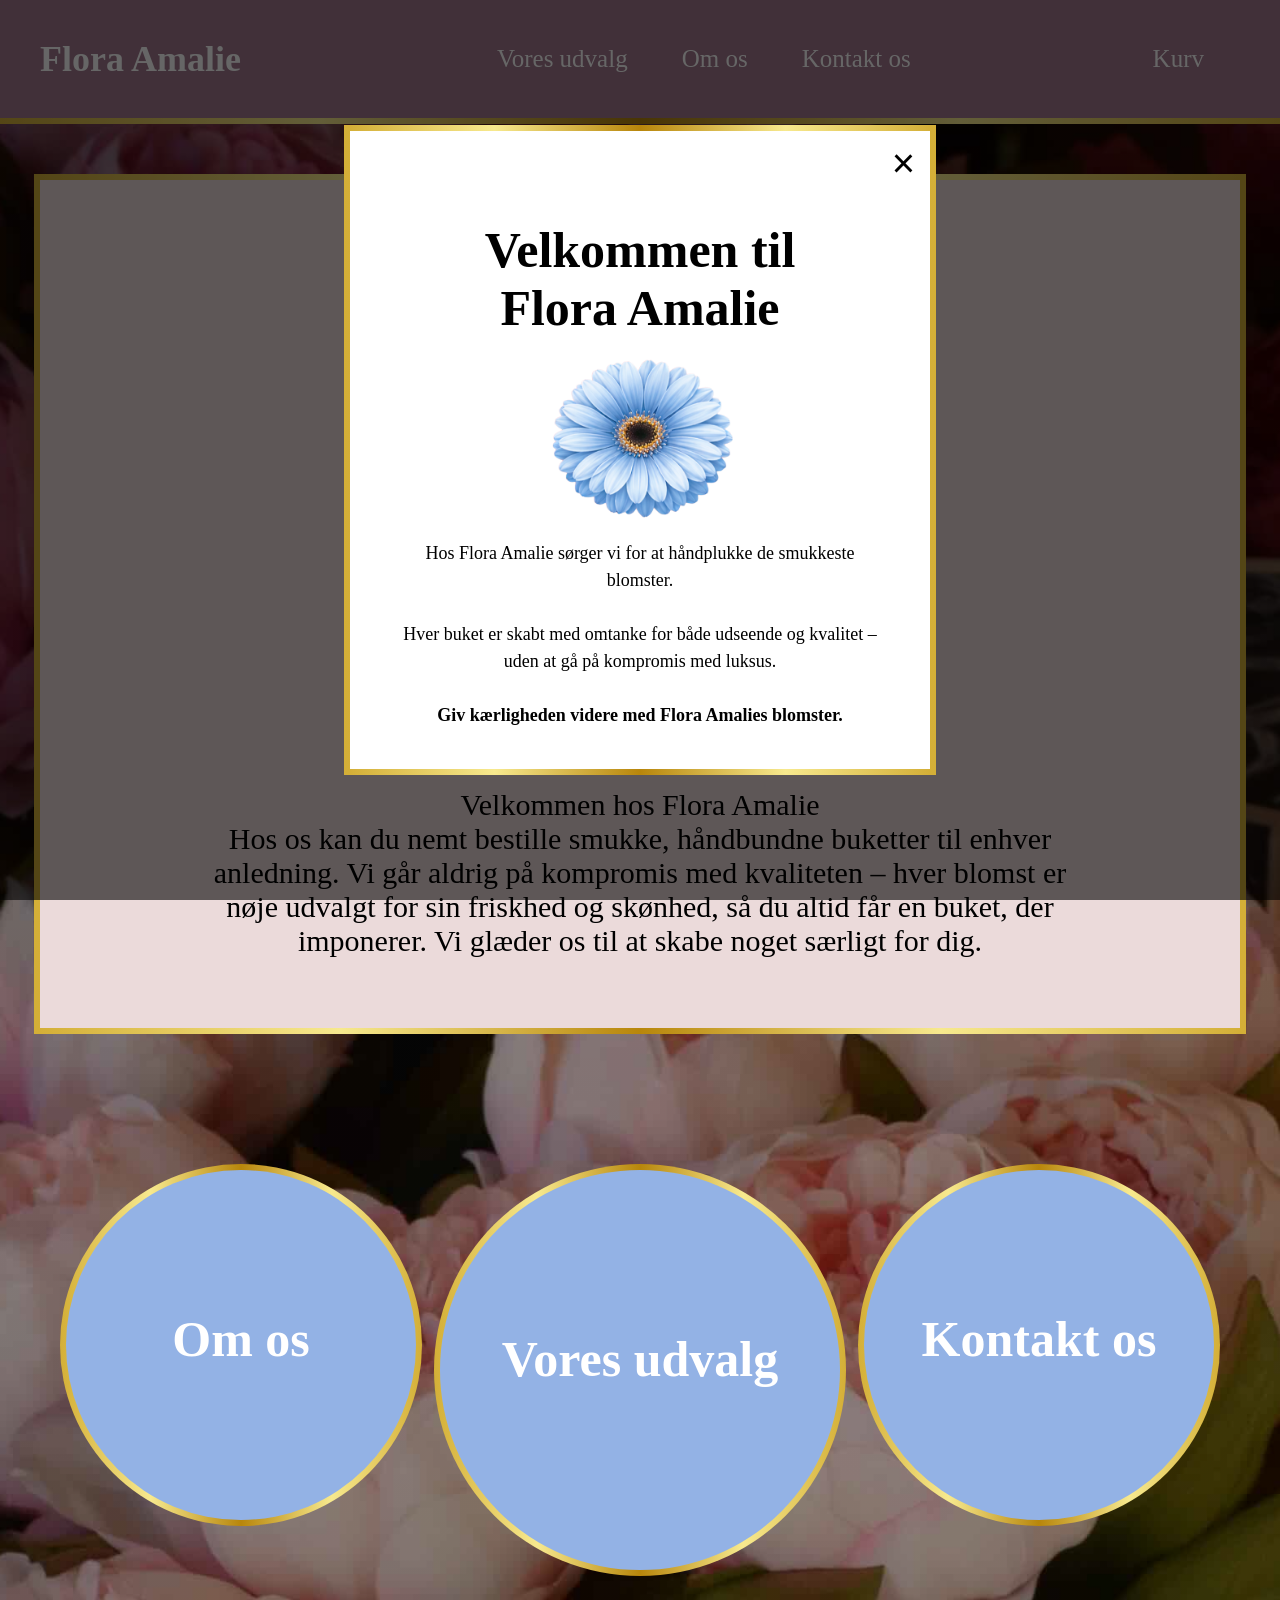
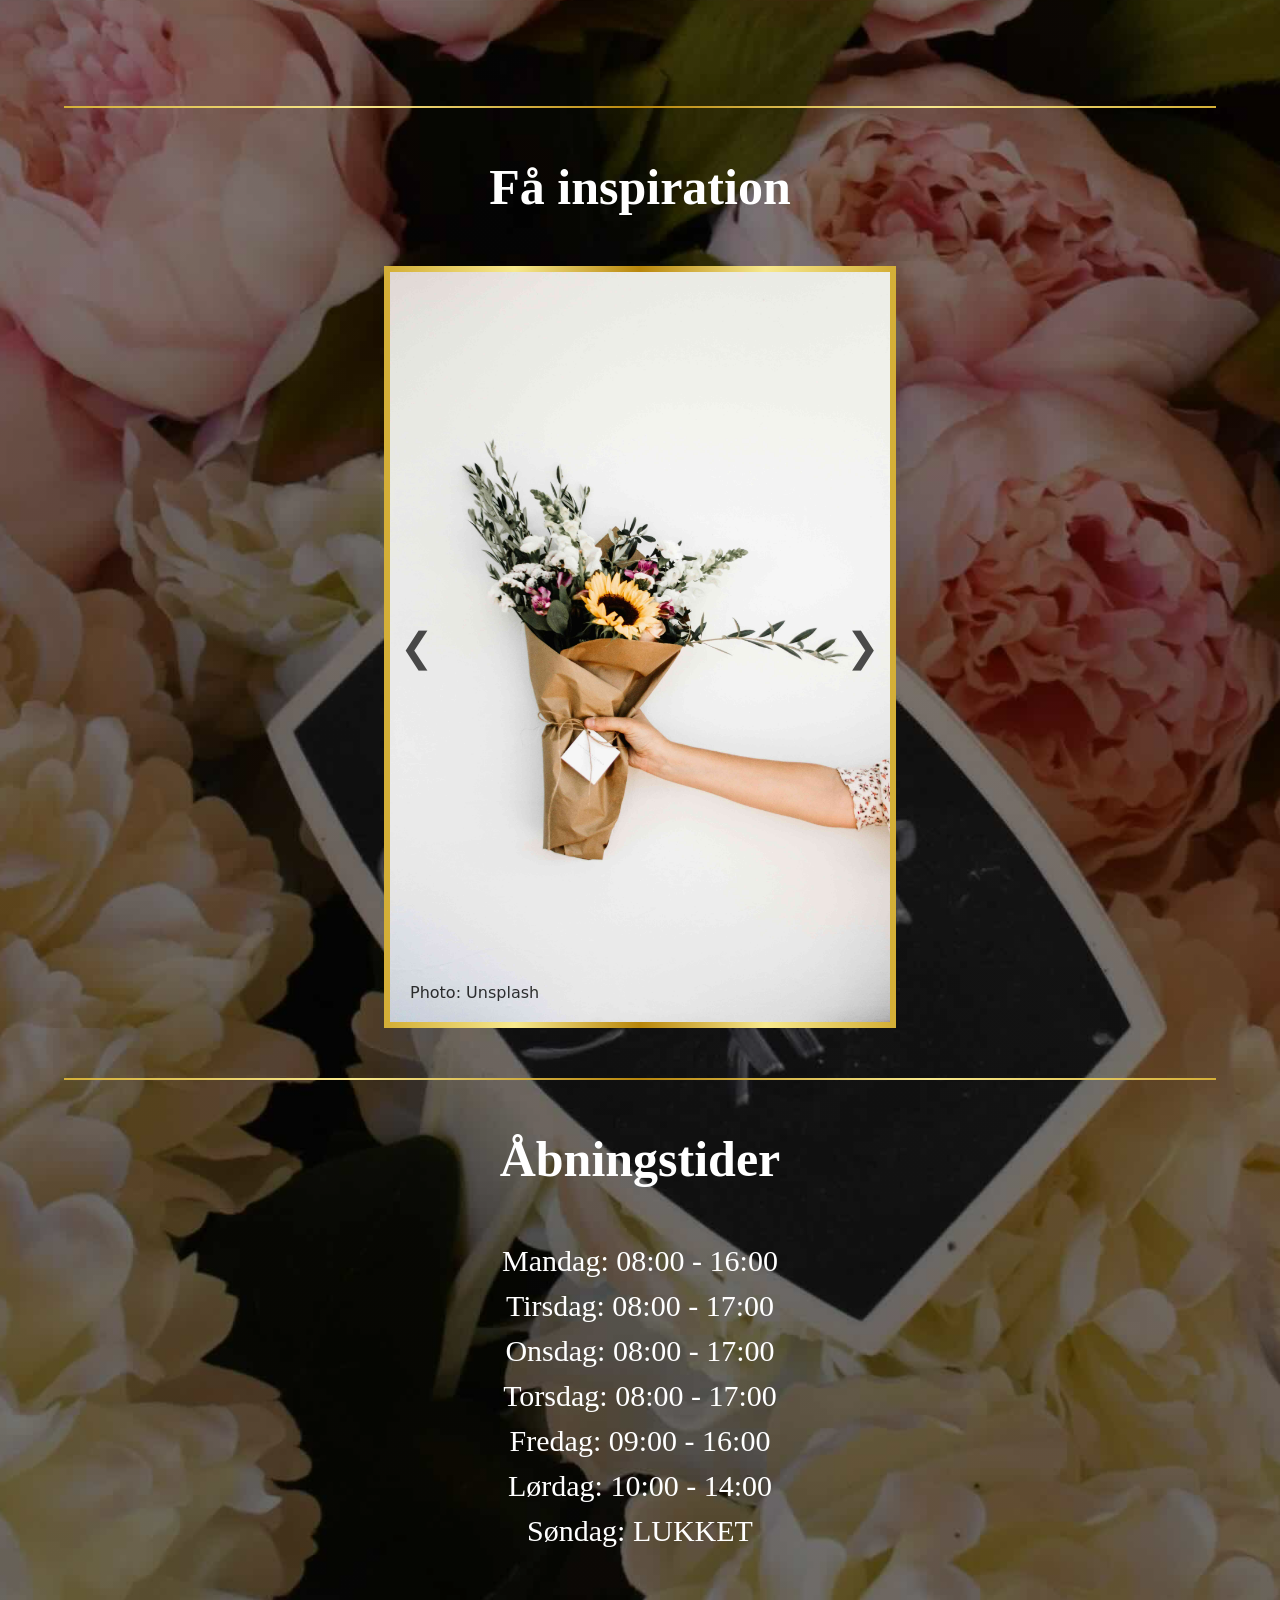
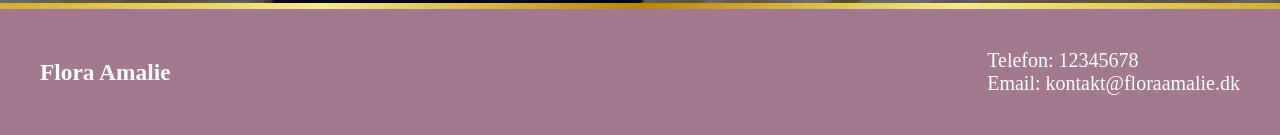
<file: index.html>
<!doctype html>
<html lang="en">
  <head>
    <meta charset="UTF-8" />
    <meta name="viewport" content="width=device-width, initial-scale=1.0" />
    <title>Flora Amalie</title>
    <link rel="stylesheet" href="blomsterbutik.css" />
  </head>
  <body>
    <div id="frontpage">
      <header class="header">
        <div class="logo">
          <a href="index.html">Flora Amalie</a>
        </div>

        <nav class="nav">
          <a href="menukort.html">Vores udvalg</a>
          <a href="omosfloraamalie.html">Om os</a>
          <a href="kontaktos.html">Kontakt os</a>
        </nav>

        <div id="kurvBtn">Kurv</div>
        <nav class="offcanvas" id="offcanvasMenu">
          <div id="closeBtn">Luk</div>
        </nav>
      </header>

      <section>
        <div id="infobaggrund">
          <div class="info">
            <h1>Velkommen til Flora Amalie</h1>
            <div id="gerbara">
              <img src="logo.png" alt="" />
            </div>
            <br />

            <p>
              Velkommen hos Flora Amalie <br />
              Hos os kan du nemt bestille smukke, håndbundne buketter til enhver
              anledning. Vi går aldrig på kompromis med kvaliteten – hver blomst
              er nøje udvalgt for sin friskhed og skønhed, så du altid får en
              buket, der imponerer. Vi glæder os til at skabe noget særligt for
              dig.
            </p>
          </div>
        </div>
      </section>
      <section>
        <div id="infocontainer">
          <div class="bobbel1">
            <a href="omosfloraamalie.html">Om os</a>
          </div>
          <div class="bobbel2">
            <a href="menukort.html">Vores udvalg</a>
          </div>
          <div class="bobbel3">
            <a href="kontaktos.html">Kontakt os</a>
          </div>
        </div>
      </section>
      <hr />
      <h2>Få inspiration</h2>
      <div id="slideshowcon">
        <div class="slide">
          <img
            src="carrie-beth-williams-s3AFTBZ3cnc-unsplashkompri.jpeg"
            alt=""
          />
          <div class="caption">Photo: Unsplash</div>
        </div>
        <div class="slide">
          <img src="sammi-sP5CaWEN7Do-unsplashkompri.jpeg" alt="" />
          <div class="caption">Photo: Unsplash</div>
        </div>

        <div class="slide">
          <img src="angelina-jollivet-mNEpmNiFdXs-unsplashkompri.jpeg" alt="" />
          <div class="caption">Photo: Unsplash</div>
        </div>
        <a class="prev">&#10094;</a>
        <a class="next">&#10095;</a>
      </div>
      <section>
        <div id="popup-overlay">
          <div id="popup">
            <button id="luk-knap">&times;</button>
            <h2>Velkommen til Flora Amalie</h2>

            <img src="logo.png" alt="" id="blomstpopup" />
            <p>
              Hos Flora Amalie sørger vi for at håndplukke de smukkeste
              blomster.
              <br />
              <br />Hver buket er skabt med omtanke for både udseende og
              kvalitet – uden at gå på kompromis med luksus. <br />
              <br />
              <b>Giv kærligheden videre med Flora Amalies blomster.</b>
            </p>
          </div>
        </div>
      </section>
      <hr />
      <div class="åbningstider">
        <h2>Åbningstider</h2>
        <p>Mandag: 08:00 - 16:00 <br /></p>
        <p>Tirsdag: 08:00 - 17:00</p>
        <p>Onsdag: 08:00 - 17:00</p>
        <p>Torsdag: 08:00 - 17:00</p>
        <p>Fredag: 09:00 - 16:00</p>
        <p>Lørdag: 10:00 - 14:00</p>
        <p>Søndag: LUKKET</p>
      </div>

      <footer>
        <h3>Flora Amalie</h3>
        <p>
          Telefon: 12345678 <br />
          Email: kontakt@floraamalie.dk
        </p>
      </footer>
    </div>
    <script src="blomsterbutik.js"></script>
  </body>
</html>
</file>
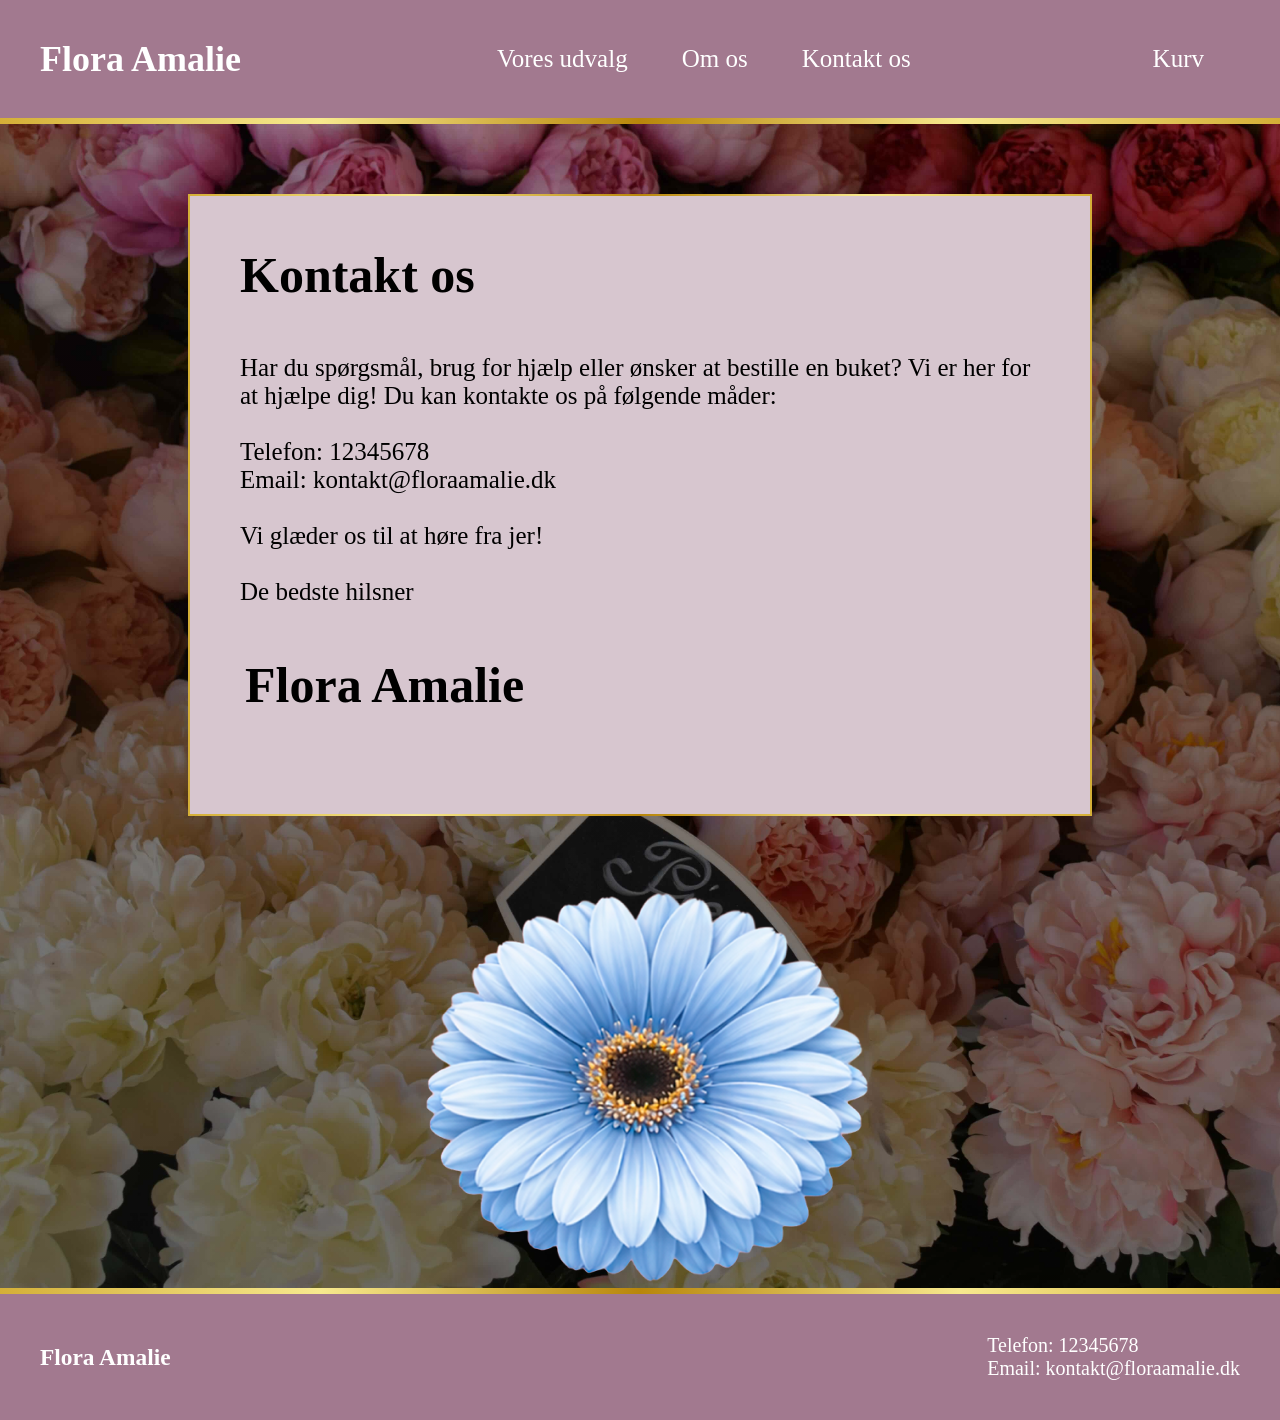
<file: kontaktos.html>
<!doctype html>
<html lang="en">
  <head>
    <meta charset="UTF-8" />
    <meta name="viewport" content="width=device-width, initial-scale=1.0" />
    <title>Kontakt os</title>
    <link rel="stylesheet" href="blomsterbutik.css" />
  </head>
  <body>
    <div id="frontpage">
      <header class="header">
        <div class="logo">
          <a href="index.html">Flora Amalie</a>
        </div>

        <nav class="nav">
          <a href="menukort.html">Vores udvalg</a>
          <a href="omosfloraamalie.html">Om os</a>
          <a href="kontaktos.html">Kontakt os</a>
        </nav>

        <div id="kurvBtn">Kurv</div>
        <nav class="offcanvas" id="offcanvasMenu">
          <div id="closeBtn">Luk</div>
        </nav>
      </header>
      <section>
        <div class="baggrundkontakt">
          <h1>Kontakt os</h1>
          <p>
            Har du spørgsmål, brug for hjælp eller ønsker at bestille en buket?
            Vi er her for at hjælpe dig! Du kan kontakte os på følgende måder:
            <br />
            <br />
            Telefon: 12345678 <br />
            Email: kontakt@floraamalie.dk

            <br />
            <br />
            Vi glæder os til at høre fra jer! <br />
            <br />
            De bedste hilsner
          </p>
          <h2>Flora Amalie</h2>
        </div>
        <img src="logo.png" alt="" />
      </section>
    </div>
    <footer>
      <h3>Flora Amalie</h3>
      <p>
        Telefon: 12345678 <br />
        Email: kontakt@floraamalie.dk
      </p>
    </footer>

    <script src="blomsterbutik.js"></script>
  </body>
</html>
</file>
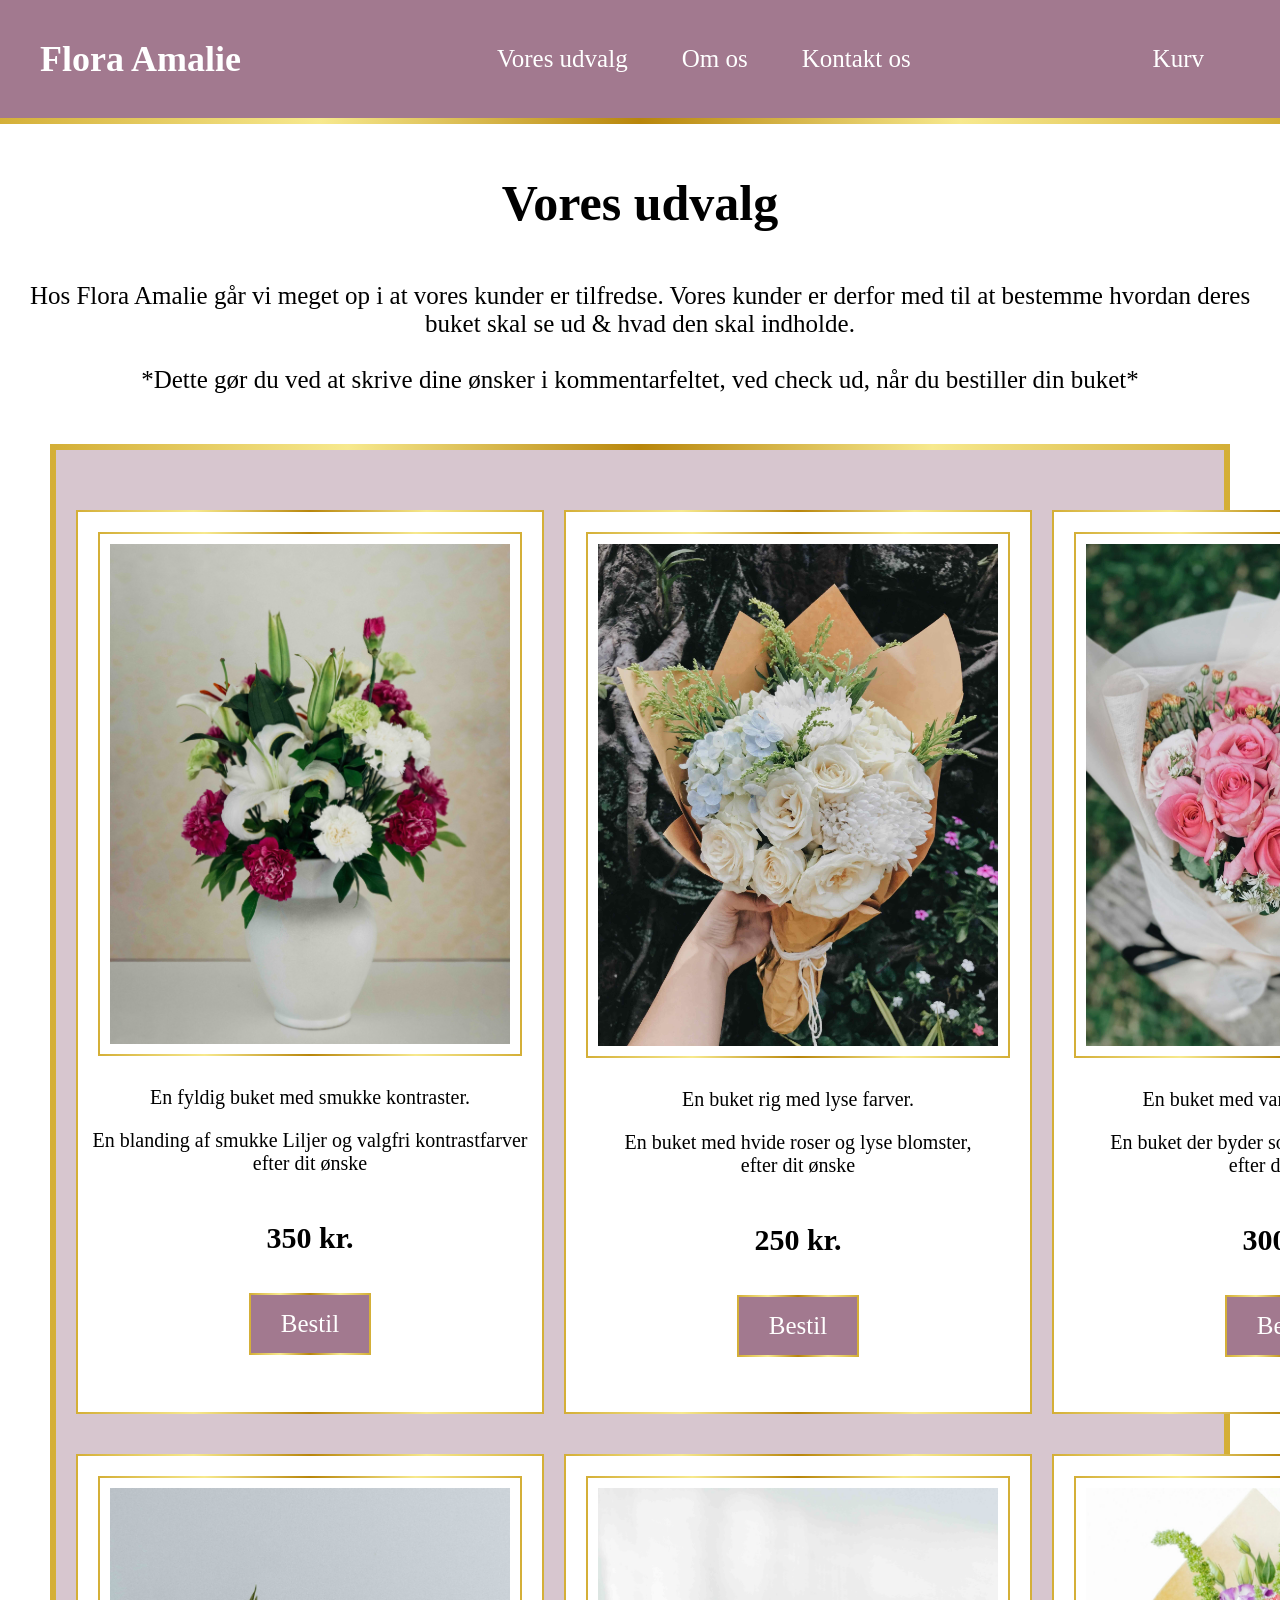
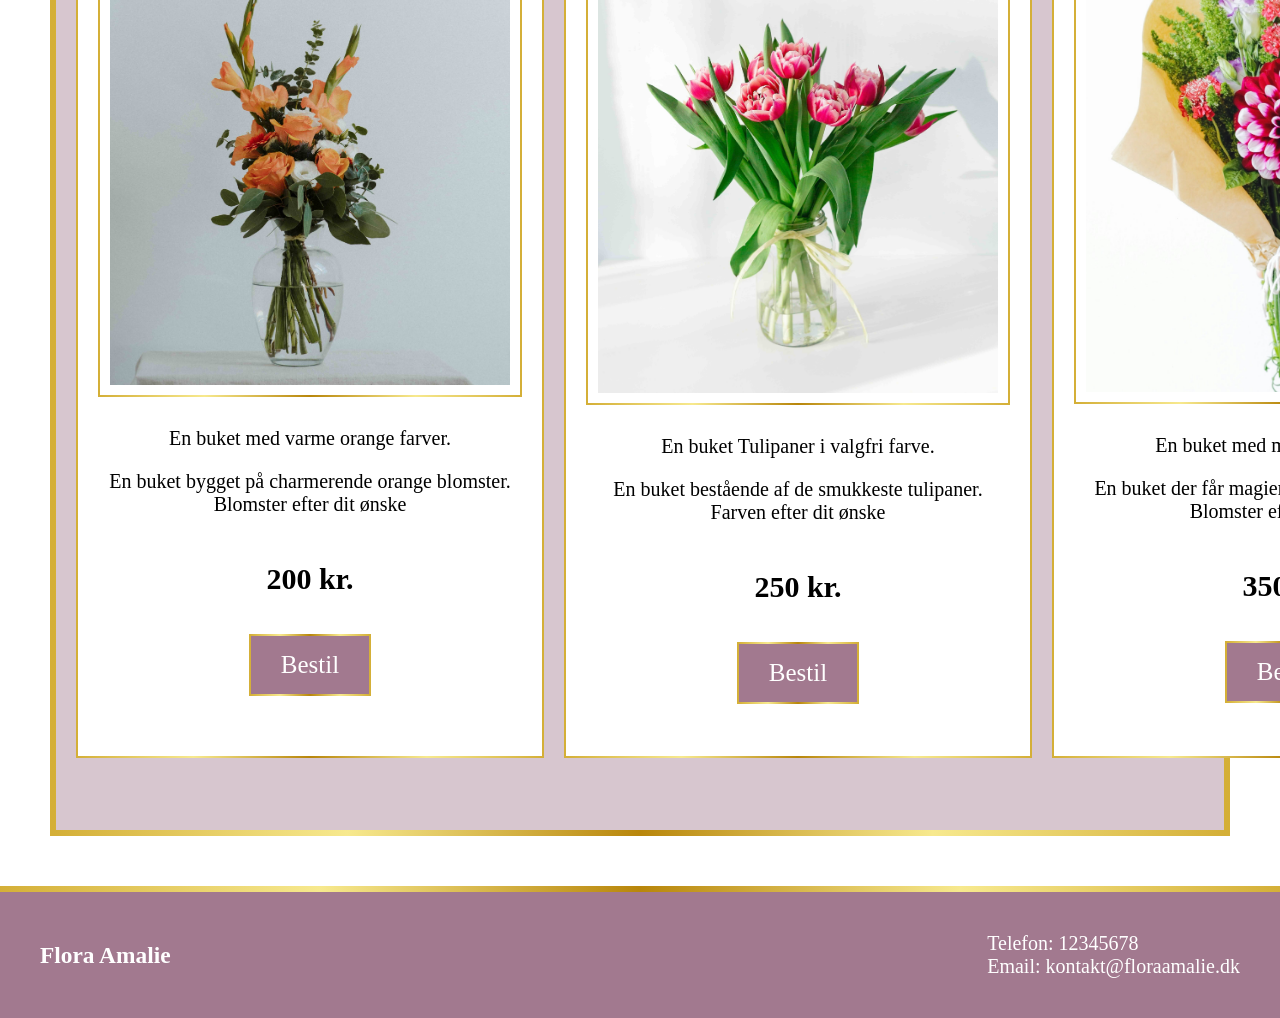
<file: menukort.html>
<!doctype html>
<html lang="en">
  <head>
    <meta charset="UTF-8" />
    <meta name="viewport" content="width=device-width, initial-scale=1.0" />
    <title>Document</title>
    <link rel="stylesheet" href="blomsterbutik.css" />
  </head>
  <body>
    <header class="header">
      <div class="logo">
        <a href="index.html">Flora Amalie</a>
      </div>

      <nav class="nav">
        <a href="menukort.html">Vores udvalg</a>
        <a href="omosfloraamalie.html">Om os</a>
        <a href="kontaktos.html">Kontakt os</a>
      </nav>

      <div id="kurvBtn">Kurv</div>
      <nav class="offcanvas" id="offcanvasMenu">
        <div id="closeBtn">Luk</div>
      </nav>
    </header>
    <section>
      <div class="udvalginfo">
        <h1>Vores udvalg</h1>
        <p>
          Hos Flora Amalie går vi meget op i at vores kunder er tilfredse. Vores
          kunder er derfor med til at bestemme hvordan deres buket skal se ud &
          hvad den skal indholde.
          <br />
          <br />
          *Dette gør du ved at skrive dine ønsker i kommentarfeltet, ved check
          ud, når du bestiller din buket*
        </p>
      </div>
      <div class="voresudvalg">
        <div id="baggrund">
          <div class="buket">
            <img src="haydn-golden-LfT2t-E08kw-unsplashkompri.jpeg" alt="" />

            <p>En fyldig buket med smukke kontraster.</p>

            <p>
              En blanding af smukke Liljer og valgfri kontrastfarver <br />
              efter dit ønske
            </p>
            <br />
            <br />
            <h3>350 kr.</h3>
            <br />
            <button>Bestil</button>
          </div>
        </div>
        <div id="baggrund">
          <div class="buket">
            <img src="jessie-daniella-aiNU4cA4UzQ-unsplashkompri.jpeg" alt="" />
            <p>En buket rig med lyse farver.</p>

            <p>
              En buket med hvide roser og lyse blomster, <br />
              efter dit ønske
            </p>
            <br />
            <br />
            <h3>250 kr.</h3>
            <br />
            <button>Bestil</button>
          </div>
        </div>
        <div id="baggrund">
          <div class="buket">
            <img src="jessie-daniella-QLuleNy8LMM-unsplashkompri.jpeg" alt="" />
            <p>En buket med varme summerfarver.</p>

            <p>
              En buket der byder sommeren ind, blomster <br />
              efter dit ønske
            </p>
            <br />
            <br />
            <h3>300 kr.</h3>
            <br />
            <button>Bestil</button>
          </div>
        </div>
        <div id="baggrund">
          <div class="buket">
            <img src="markus-clemens-mibjbNoS1XA-unsplashkompri.jpeg" alt="" />
            <p>En buket med varme orange farver.</p>

            <p>
              En buket bygget på charmerende orange blomster. <br />
              Blomster efter dit ønske
            </p>
            <br />
            <br />
            <h3>200 kr.</h3>
            <br />
            <button>Bestil</button>
          </div>
        </div>
        <div id="baggrund">
          <div class="buket">
            <img src="uljana-borodina-NFj6pEUdmpY-unsplashkompri.jpg" alt="" />
            <p>En buket Tulipaner i valgfri farve.</p>

            <p>
              En buket bestående af de smukkeste tulipaner. <br />
              Farven efter dit ønske
            </p>
            <br />
            <br />
            <h3>250 kr.</h3>
            <br />
            <button>Bestil</button>
          </div>
        </div>
        <div id="baggrund">
          <div class="buket">
            <img
              src="matthew-nevins-bell-hg0EDH34Nm0-unsplashkompri.jpeg"
              alt=""
            />
            <p>En buket med magiske blomster.</p>

            <p>
              En buket der får magien frem og emmer af idyl. <br />
              Blomster efter dit ønske
            </p>
            <br />
            <br />
            <h3>350 kr.</h3>
            <br />
            <button>Bestil</button>
          </div>
        </div>
      </div>
    </section>
    <script src="blomsterbutik.js"></script>
    <footer>
      <h3>Flora Amalie</h3>
      <p>
        Telefon: 12345678 <br />
        Email: kontakt@floraamalie.dk
      </p>
    </footer>
    <script src="blomsterbutik.js"></script>
  </body>
</html>
</file>
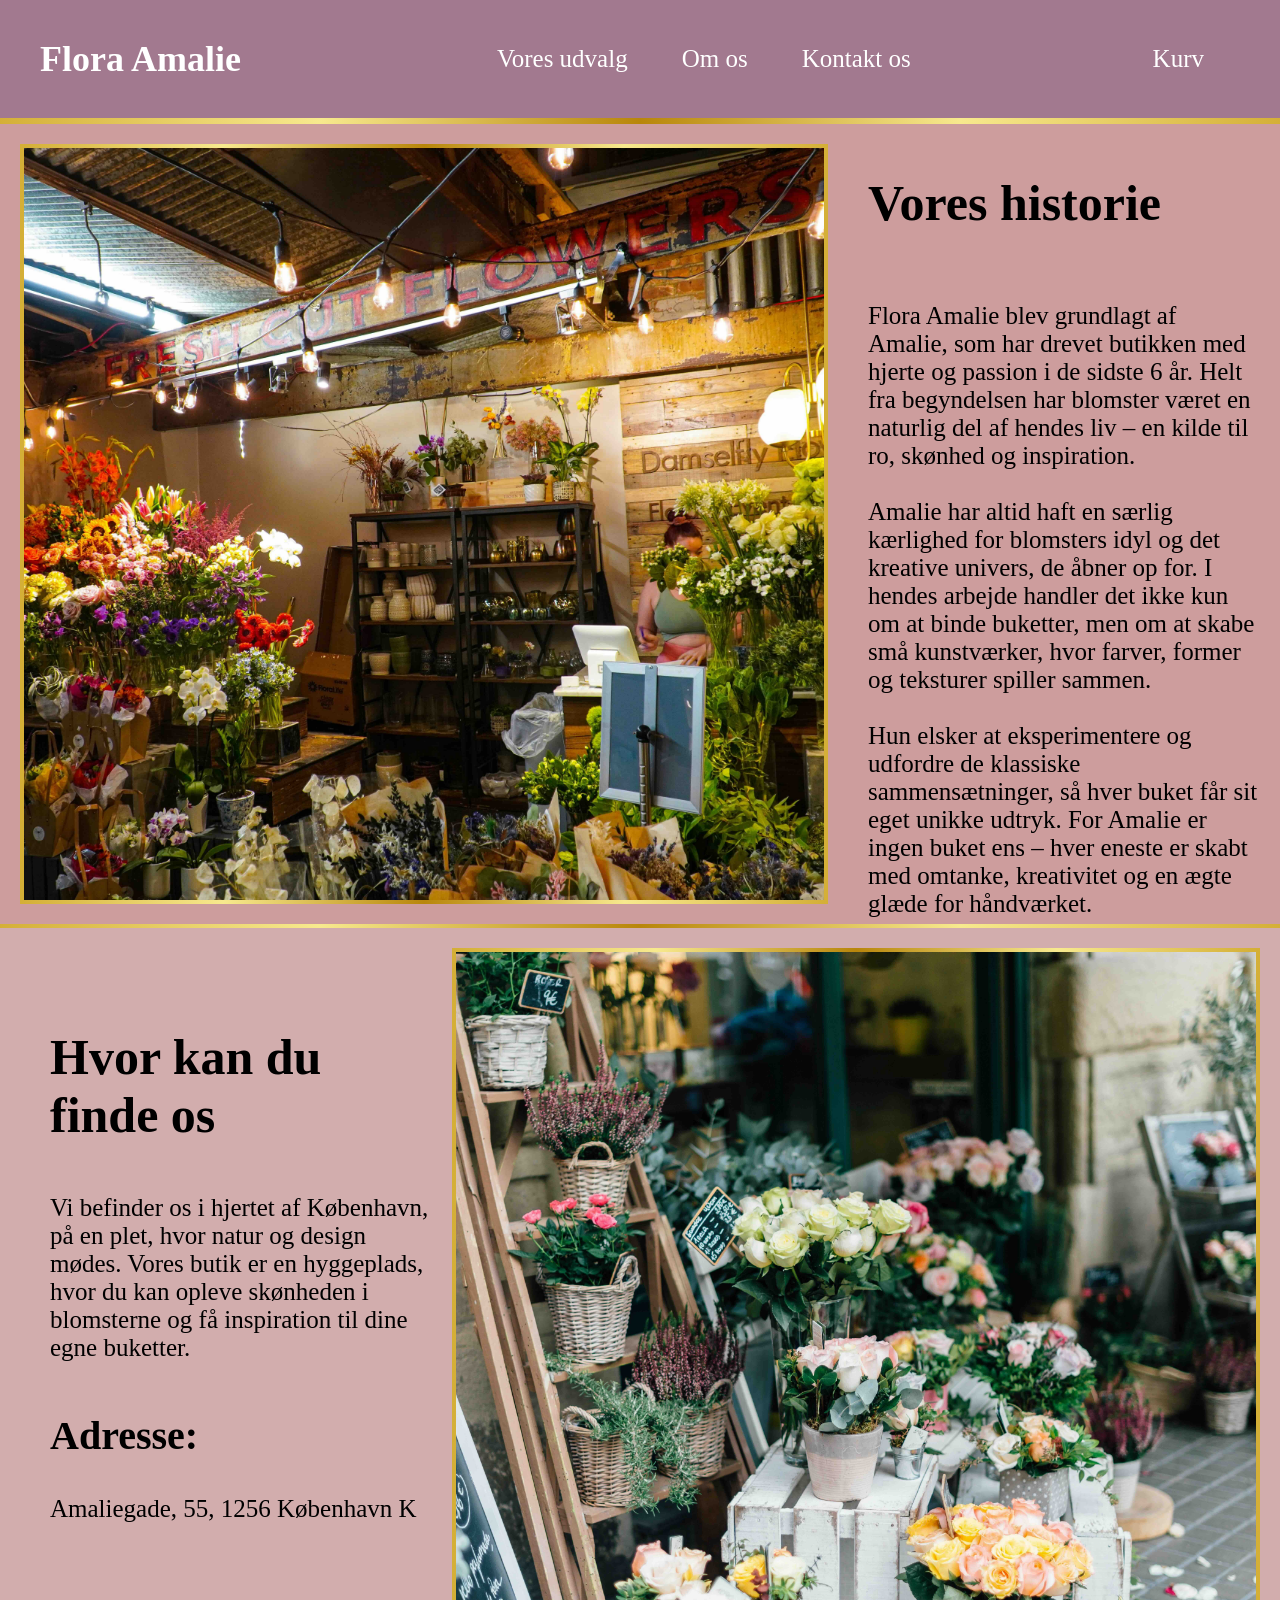
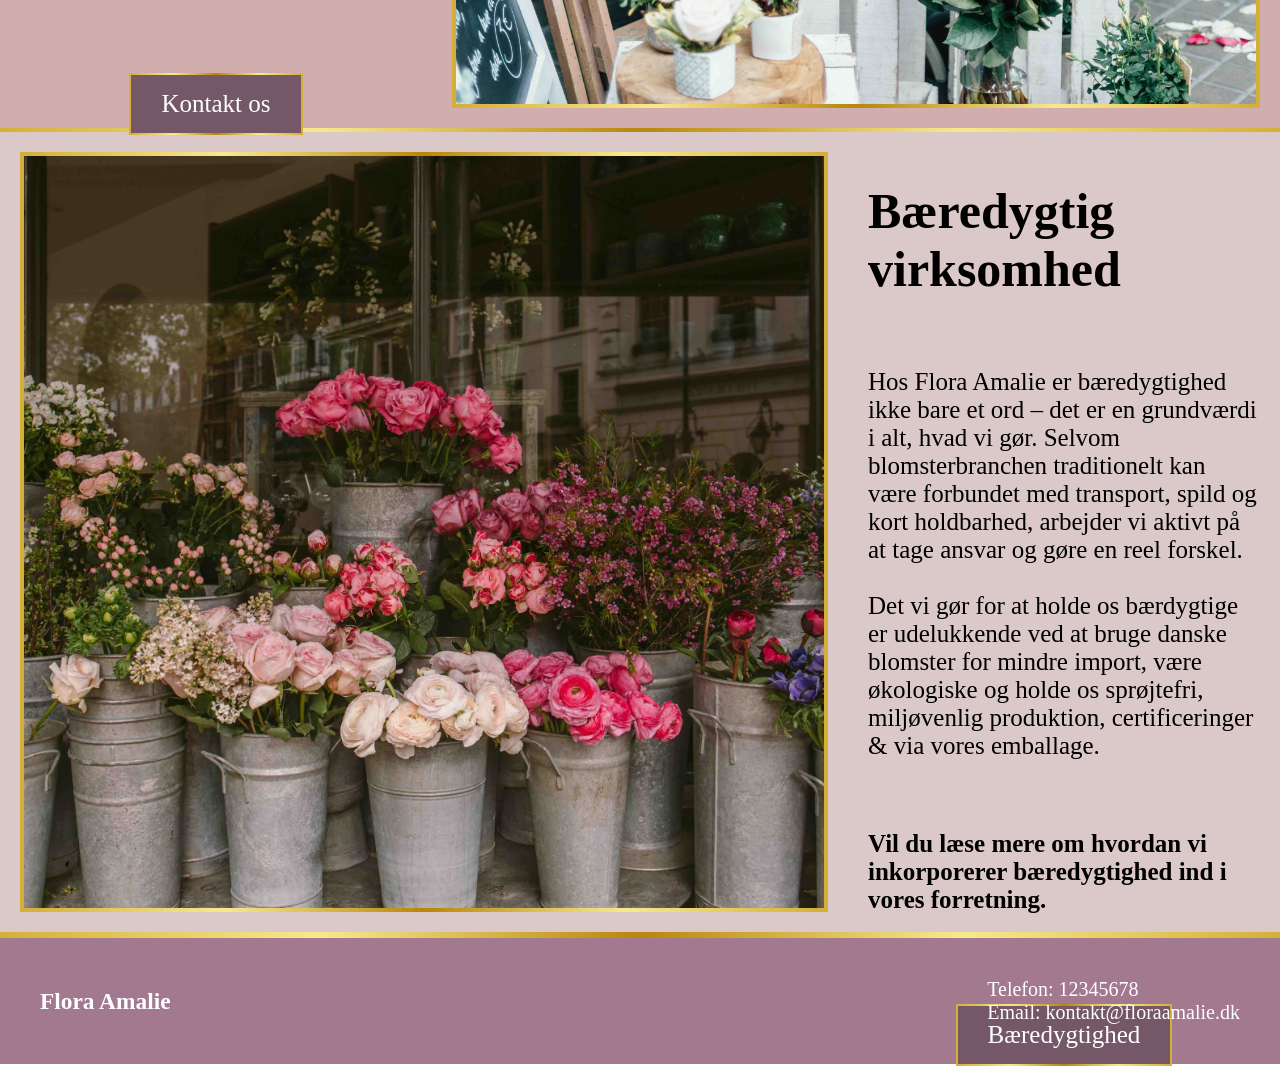
<file: omosfloraamalie.html>
<!doctype html>
<html lang="en">
  <head>
    <meta charset="UTF-8" />
    <meta name="viewport" content="width=device-width, initial-scale=1.0" />
    <title>Om os</title>
    <link rel="stylesheet" href="blomsterbutik.css" />
  </head>
  <body>
    <header class="header">
      <div class="logo">
        <a href="index.html">Flora Amalie</a>
      </div>

      <nav class="nav">
        <a href="menukort.html">Vores udvalg</a>
        <a href="omosfloraamalie.html">Om os</a>
        <a href="kontaktos.html">Kontakt os</a>
      </nav>

      <div id="kurvBtn">Kurv</div>
      <nav class="offcanvas" id="offcanvasMenu">
        <div id="closeBtn">Luk</div>
      </nav>
    </header>
    <section>
      <div class="omosbaggrund1">
        <img src="ana-maltez-dz1JMcL5qNA-unsplashkompri.jpeg" alt="" />
        <div id="historien">
          <h2>Vores historie</h2>
          <p>
            Flora Amalie blev grundlagt af Amalie, som har drevet butikken med
            hjerte og passion i de sidste 6 år. Helt fra begyndelsen har
            blomster været en naturlig del af hendes liv – en kilde til ro,
            skønhed og inspiration. <br />
            <br />
            Amalie har altid haft en særlig kærlighed for blomsters idyl og det
            kreative univers, de åbner op for. I hendes arbejde handler det ikke
            kun om at binde buketter, men om at skabe små kunstværker, hvor
            farver, former og teksturer spiller sammen. <br />
            <br />
            Hun elsker at eksperimentere og udfordre de klassiske
            sammensætninger, så hver buket får sit eget unikke udtryk. For
            Amalie er ingen buket ens – hver eneste er skabt med omtanke,
            kreativitet og en ægte glæde for håndværket.
          </p>
          <a href="menukort.html"><button>Se vores udvalg</button></a>
        </div>
      </div>
      <div class="omosbaggrund2">
        <div id="hvoromos">
          <h2>Hvor kan du finde os</h2>
          <p>
            Vi befinder os i hjertet af København, på en plet, hvor natur og
            design mødes. Vores butik er en hyggeplads, hvor du kan opleve
            skønheden i blomsterne og få inspiration til dine egne buketter.
          </p>
          <h3>Adresse:</h3>
          <br />
          <br />
          <p>Amaliegade, 55, 1256 København K</p>
          <a href="kontaktos.html"><button>Kontakt os</button></a>
        </div>
        <img src="roman-kraft-_oH66az_yug-unsplashkompri.jpeg" alt="" />
      </div>
      <div class="omosbaggrund3">
        <img src="alisa-anton-D4Blldtly00-unsplashkompri.jpeg" alt="" />
        <div id="bæredygtighed">
          <h2>Bæredygtig virksomhed</h2>
          <p>
            Hos Flora Amalie er bæredygtighed ikke bare et ord – det er en
            grundværdi i alt, hvad vi gør. Selvom blomsterbranchen traditionelt
            kan være forbundet med transport, spild og kort holdbarhed, arbejder
            vi aktivt på at tage ansvar og gøre en reel forskel. <br /><br />
            Det vi gør for at holde os bærdygtige er udelukkende ved at bruge
            danske blomster for mindre import, være økologiske og holde os
            sprøjtefri, miljøvenlig produktion, certificeringer & via vores
            emballage.
          </p>
          <h3>
            Vil du læse mere om hvordan vi inkorporerer bæredygtighed ind i
            vores forretning. <br />
          </h3>
          <button>Bæredygtighed</button>
        </div>
      </div>
    </section>
    <footer>
      <h3>Flora Amalie</h3>
      <p>
        Telefon: 12345678 <br />
        Email: kontakt@floraamalie.dk
      </p>
    </footer>
    <script src="blomsterbutik.js"></script>
  </body>
</html>
</file>
<file: blomsterbutik.css>
/* Sætter regler for hele siden */
* {
  margin: 0;
  padding: 0;
}

body {
  background-color: #fff;
  font-family: "Times New Roman", Times, serif;
}
#frontpage {
  background:
    linear-gradient(rgba(0, 0, 0, 0.3), rgba(0, 0, 0, 0.5)),
    url("valentina-d-UNbftEXc9ws-unsplash.jpeg");
  background-size: cover; /* fylder hele skærmen */
  background-position: center; /* centrerer billedet */
  background-repeat: no-repeat;
}

#infobaggrund {
  background-color: #ebdada;
  max-width: 1200px;
  margin: 50px auto;
  border: 6px solid transparent;
  border-image: linear-gradient(
      90deg,
      #d4af37,
      #f7e98e,
      #b8860b,
      #f7e98e,
      #d4af37
    )
    1;
}

/* styler typografi for h2 */
h2 {
  font-size: 50px;
  text-align: center;
  margin: 50px;
  color: #fff;
}

/* Her styler jeg min linje */
hr {
  border: none;
  height: 2px;
  width: 90%;
  margin: auto;
  background: linear-gradient(
    90deg,
    #d4af37,
    #f7e98e,
    #b8860b,
    #f7e98e,
    #d4af37
  );
}

/* her styler jeg min header */
.header {
  display: flex;
  justify-content: space-between;
  align-items: center;

  background-color: #a2798f;
  color: white;
  padding: 15px 40px;

  border-bottom: 6px solid transparent;
  border-image: linear-gradient(
      90deg,
      #d4af37,
      #f7e98e,
      #b8860b,
      #f7e98e,
      #d4af37
    )
    1;
}

.logo * {
  font-size: 36px;
  font-weight: bold;
  text-decoration: none;
  color: white;
}

.nav a {
  margin-left: 50px;
  display: inline-block;
  font-size: 25px;
  text-decoration: none;
  color: white;
  transition: transform 0.3s ease;
}
.nav a:hover {
  transform: scale(1.2);
}

/* INFO SEKTION */
.info {
  display: flex;
  flex-direction: column;
  align-items: center;

  margin: 70px 150px;
  font-size: 30px;
  text-align: center;
}

h1 {
  margin-bottom: 50px;
}

/* ===================== */
/* KNAPPER */
/* ===================== */
#kurvBtn,
#closeBtn {
  padding: 10px 16px;
  margin: 20px;
  font-size: 25px;
  cursor: pointer;
}

/* ===================== */
/* SIDEMENU (OFFCANVAS) */
/* ===================== */
.offcanvas {
  position: fixed;
  top: 0;
  right: 0;

  width: 250px;
  height: 100vh;
  padding: 20px;

  background: white;
  color: #a2798f;

  transform: translateX(100%);
  transition: transform 0.3s ease;

  border: 6px solid transparent;
  border-image: linear-gradient(
      90deg,
      #d4af37,
      #f7e98e,
      #b8860b,
      #f7e98e,
      #d4af37
    )
    1;
}

.offcanvas.open {
  transform: translateX(0);
}

/* styling af bobler */
.bobbel1,
.bobbel2,
.bobbel3 {
  margin-top: 70px;
  margin-bottom: 70px;
  background-color: #93b2e5;
  border-radius: 50%;
  background:
    linear-gradient(#93b2e5, #93b2e5) padding-box,
    linear-gradient(90deg, #d4af37, #f7e98e, #b8860b, #f7e98e, #d4af37)
      border-box;
  border: 6px solid transparent;
  /* Gør så boblerne zoomer når man holder musen over dem */
  transition: transform 0.3s ease;
}
#infocontainer {
  display: flex;
  justify-content: space-between;
  margin: 60px;
}
/* gør så boblerne bliver større når man holder musen over dem */
.bobbel1:hover,
.bobbel2:hover,
.bobbel3:hover {
  transform: scale(1.3);
}

#infocontainer a {
  display: flex;
  font-size: 50px;
  text-decoration: none;
  color: #fff;
  font-weight: bold;
  margin-top: 40%;
  justify-content: center; /* vandret */
  align-items: center; /* lodret */
}

.bobbel1,
.bobbel3 {
  width: 350px;
  height: 350px;
}

.bobbel2 {
  width: 400px;
  height: 400px;
}

/* BILLEDER */
img {
  margin: 50px;
  max-width: 800px;
  height: auto;
  display: block;
  margin: 0 auto;
}

/* ===================== */
/* SLIDESHOW */
/* ===================== */
#slideshowcon {
  max-width: 500px;
  margin: 0 auto;
  margin-bottom: 50px;
  position: relative;
  display: grid;
  grid-template-areas: "slide";
  overflow: hidden;
  position: relative;
  border: 6px solid transparent;
  border-image: linear-gradient(
      90deg,
      #d4af37,
      #f7e98e,
      #b8860b,
      #f7e98e,
      #d4af37
    )
    1;
}

.slide {
  grid-area: slide;
}

.slide img {
  width: 100%;
  height: auto;
}

/* SLIDESHOW TEKST */
.caption {
  position: absolute;
  bottom: 20px;
  left: 20px;

  color: rgba(0, 0, 0, 0.8);
  font-family: system-ui;
}

/* SLIDESHOW KNAPPER */
.prev,
.next {
  top: 50%;
  font-size: 40px;
  color: rgba(0, 0, 0, 0.696);
  cursor: pointer;
  position: absolute;
  transform: translateY(-50%);
  transition: 0.2s ease;
}

.prev {
  left: 10px;
}

.next {
  right: 10px;
}

.prev:hover,
.next:hover {
  color: white;
}

.åbningstider {
  margin-bottom: 50px;
}

.åbningstider p {
  color: white;
  text-align: center;
  font-size: 30px;
  line-height: 150%;
}

/* ===================== */
/* Overlay pop op tekst */
/* ===================== */
#popup-overlay {
  display: none;
  position: fixed;
  top: 0;
  left: 0;
  width: 100%;
  height: 100%;
  background: rgba(0, 0, 0, 0.6); /* Mørkt lag bagved */
  align-items: center;
  justify-content: center;
  z-index: 9999;
}
#blomstpopup {
  max-width: 200px;
  height: auto;
  display: block;
  margin-bottom: 20px;
}

#popup {
  background: white;

  padding: 40px;
  max-width: 500px;
  width: 90%;
  position: relative;
  text-align: center;
  border: 6px solid transparent;
  border-image: linear-gradient(
      90deg,
      #d4af37,
      #f7e98e,
      #b8860b,
      #f7e98e,
      #d4af37
    )
    1;
}

#popup p {
  line-height: 150%;
  font-size: large;
}
#popup h2 {
  font-size: 50px;
  margin-bottom: 20px;
  color: black;
}

#luk-knap {
  position: absolute;
  top: 10px;
  right: 15px;
  font-size: 40px;
  background: none;
  border: none;
  cursor: pointer;
}

/* Styling af Footer */
footer {
  display: flex;
  flex-wrap: wrap;
  align-items: center;
  justify-content: space-between;
  padding: 40px;
  background-color: #a2798f;
  color: white;
  border-top: 6px solid transparent;
  border-image: linear-gradient(
      90deg,
      #d4af37,
      #f7e98e,
      #b8860b,
      #f7e98e,
      #d4af37
    )
    1;
  font-size: 20px;
}

/* =============== */
/* Her laver jeg siden til vores udvalg */
/* =============== */
.voresudvalg {
  align-items: center;
  height: 1900px;
  background-color: #d7c6cf;
  max-width: 2000px;
  margin: 50px;
  display: grid;
  padding: 40px 20px;
  grid-template-columns: 1fr 1fr 1fr;
  grid-template-rows: 1fr 3fr;
  gap: 20px;
  border: 6px solid transparent;
  border-image: linear-gradient(
      90deg,
      #d4af37,
      #f7e98e,
      #b8860b,
      #f7e98e,
      #d4af37
    )
    1;
}

#baggrund {
  margin: auto;
  margin-top: 20px;
  background-color: #fff;
  max-width: 500px;
  height: 900px;
  border: 2px solid transparent;
  border-image: linear-gradient(
      90deg,
      #d4af37,
      #f7e98e,
      #b8860b,
      #f7e98e,
      #d4af37
    )
    1;
}

.buket img {
  padding: 10px;
  max-width: 400px;
  margin: 20px;
  border: 2px solid transparent;
  border-image: linear-gradient(
      90deg,
      #d4af37,
      #f7e98e,
      #b8860b,
      #f7e98e,
      #d4af37
    )
    1;
}

.buket p {
  font-size: 20px;
  padding: 10px;
  text-align: center;
}

.buket h3 {
  font-weight: bold;
  font-size: 30px;
  text-align: center;
}

.buket button {
  background-color: #a2798f;

  color: white;
  display: block;
  margin: 20px auto;
  padding: 15px 30px;
  font-size: 25px;
  cursor: pointer;
  font-family: "Times New Roman", Times, serif;
  border: 2px solid transparent;
  border-image: linear-gradient(
      90deg,
      #d4af37,
      #f7e98e,
      #b8860b,
      #f7e98e,
      #d4af37
    )
    1;
}

button:hover {
  transition: transform 0.3s ease;
  transform: scale(1.1);
}

.udvalginfo h1 {
  text-align: center;
  margin: 50px;
  font-size: 50px;
}

.udvalginfo p {
  justify-content: center;
  align-items: center;
  text-align: center;
  font-size: 25px;
}
#infotilvalg {
  color: rgb(133, 128, 128);
}

/* =============== */
/* Her laver jeg siden til om os */
/* =============== */
.omosbaggrund1 {
  margin: 0;
  background-color: #cd9d9d;
  height: 800px;
  display: flex;
  border-bottom: 4px solid transparent;
  border-image: linear-gradient(
      90deg,
      #d4af37,
      #f7e98e,
      #b8860b,
      #f7e98e,
      #d4af37
    )
    1;
}

.omosbaggrund1 h2 {
  font-size: 50px;
  color: black;
  text-align: left;
  margin-left: 20px;
}

.omosbaggrund1 p {
  color: black;
  font-size: 25px;
  padding: 20px;
}

#historien {
  justify-content: center;
}

.omosbaggrund1 img {
  width: 800px;
  height: auto;
  object-fit: cover;
  margin: 20px;
  border: 4px solid transparent;
  border-image: linear-gradient(
      90deg,
      #d4af37,
      #f7e98e,
      #b8860b,
      #f7e98e,
      #d4af37
    )
    1;
}

.omosbaggrund1 button {
  background-color: #745867;
  color: white;
  display: block;
  margin: 20px auto;
  padding: 15px 30px;
  font-size: 25px;
  cursor: pointer;
  font-family: "Times New Roman", Times, serif;
  border: 2px solid transparent;
  border-image: linear-gradient(
      90deg,
      #d4af37,
      #f7e98e,
      #b8860b,
      #f7e98e,
      #d4af37
    )
    1;
}

.omosbaggrund2 {
  margin: 0;
  background-color: #d2adad;
  height: 800px;
  display: flex;
  border-bottom: 4px solid transparent;
  border-image: linear-gradient(
      90deg,
      #d4af37,
      #f7e98e,
      #b8860b,
      #f7e98e,
      #d4af37
    )
    1;
}

.omosbaggrund2 img {
  width: 800px;
  height: auto;
  object-fit: cover;
  margin: 20px;
  border: 4px solid transparent;
  border-image: linear-gradient(
      90deg,
      #d4af37,
      #f7e98e,
      #b8860b,
      #f7e98e,
      #d4af37
    )
    1;
}

.omosbaggrund2 p {
  color: black;
  font-size: 25px;

  margin-left: 50px;
}

.omosbaggrund2 h2 {
  font-size: 50px;
  color: black;
  text-align: left;
  margin-left: 50px;
  margin-top: 100px;
}

#hvoromos h3 {
  font-size: 40px;
  margin-left: 50px;
  margin-top: 50px;
}

#hvoromos a {
  text-decoration: none;
}

#historien a {
  text-decoration: none;
}

#hvoromos button {
  background-color: #745867;
  color: white;
  display: block;
  margin: 150px auto;
  padding: 15px 30px;
  font-size: 25px;
  cursor: pointer;
  font-family: "Times New Roman", Times, serif;
  border: 2px solid transparent;
  border-image: linear-gradient(
      90deg,
      #d4af37,
      #f7e98e,
      #b8860b,
      #f7e98e,
      #d4af37
    )
    1;
}

.omosbaggrund3 {
  margin: 0;
  background-color: #dbc8c8;
  height: 800px;
  display: flex;
}

.omosbaggrund3 h2 {
  font-size: 50px;
  color: black;
  text-align: left;
  margin-left: 20px;
}

.omosbaggrund3 p {
  color: black;
  font-size: 25px;
  padding: 20px;
}

.omosbaggrund3 img {
  width: 800px;
  height: auto;
  object-fit: cover;
  margin: 20px;
  border: 4px solid transparent;
  border-image: linear-gradient(
      90deg,
      #d4af37,
      #f7e98e,
      #b8860b,
      #f7e98e,
      #d4af37
    )
    1;
}

.omosbaggrund3 h3 {
  font-size: 25px;
  margin-left: 20px;
  margin-top: 50px;
}

.omosbaggrund3 button {
  background-color: #745867;
  color: white;
  display: block;
  margin: 90px auto;
  padding: 15px 30px;
  font-size: 25px;
  cursor: pointer;
  font-family: "Times New Roman", Times, serif;
  border: 2px solid transparent;
  border-image: linear-gradient(
      90deg,
      #d4af37,
      #f7e98e,
      #b8860b,
      #f7e98e,
      #d4af37
    )
    1;
}

/* =============== */
/* Her laver jeg siden til Kontakt os */
/* =============== */
.baggrundkontakt {
  background-color: #d7c6cf;
  width: 800px;
  margin: 70px auto;

  background-color: #d7c6cf;
  padding: 50px 50px;
  border: 2px solid transparent;
  border-image: linear-gradient(
      90deg,
      #d4af37,
      #f7e98e,
      #b8860b,
      #f7e98e,
      #d4af37
    )
    1;
}

.baggrundkontakt h1 {
  margin-bottom: 50px;
  font-size: 50px;
}

.baggrundkontakt p {
  margin-bottom: 50px;
  font-size: 25px;
}

.baggrundkontakt img {
  max-width: 300px;
  margin: 50px auto;
}

.baggrundkontakt h2 {
  color: black;
  text-align: left;
  margin-left: 5px;
}
</file>
